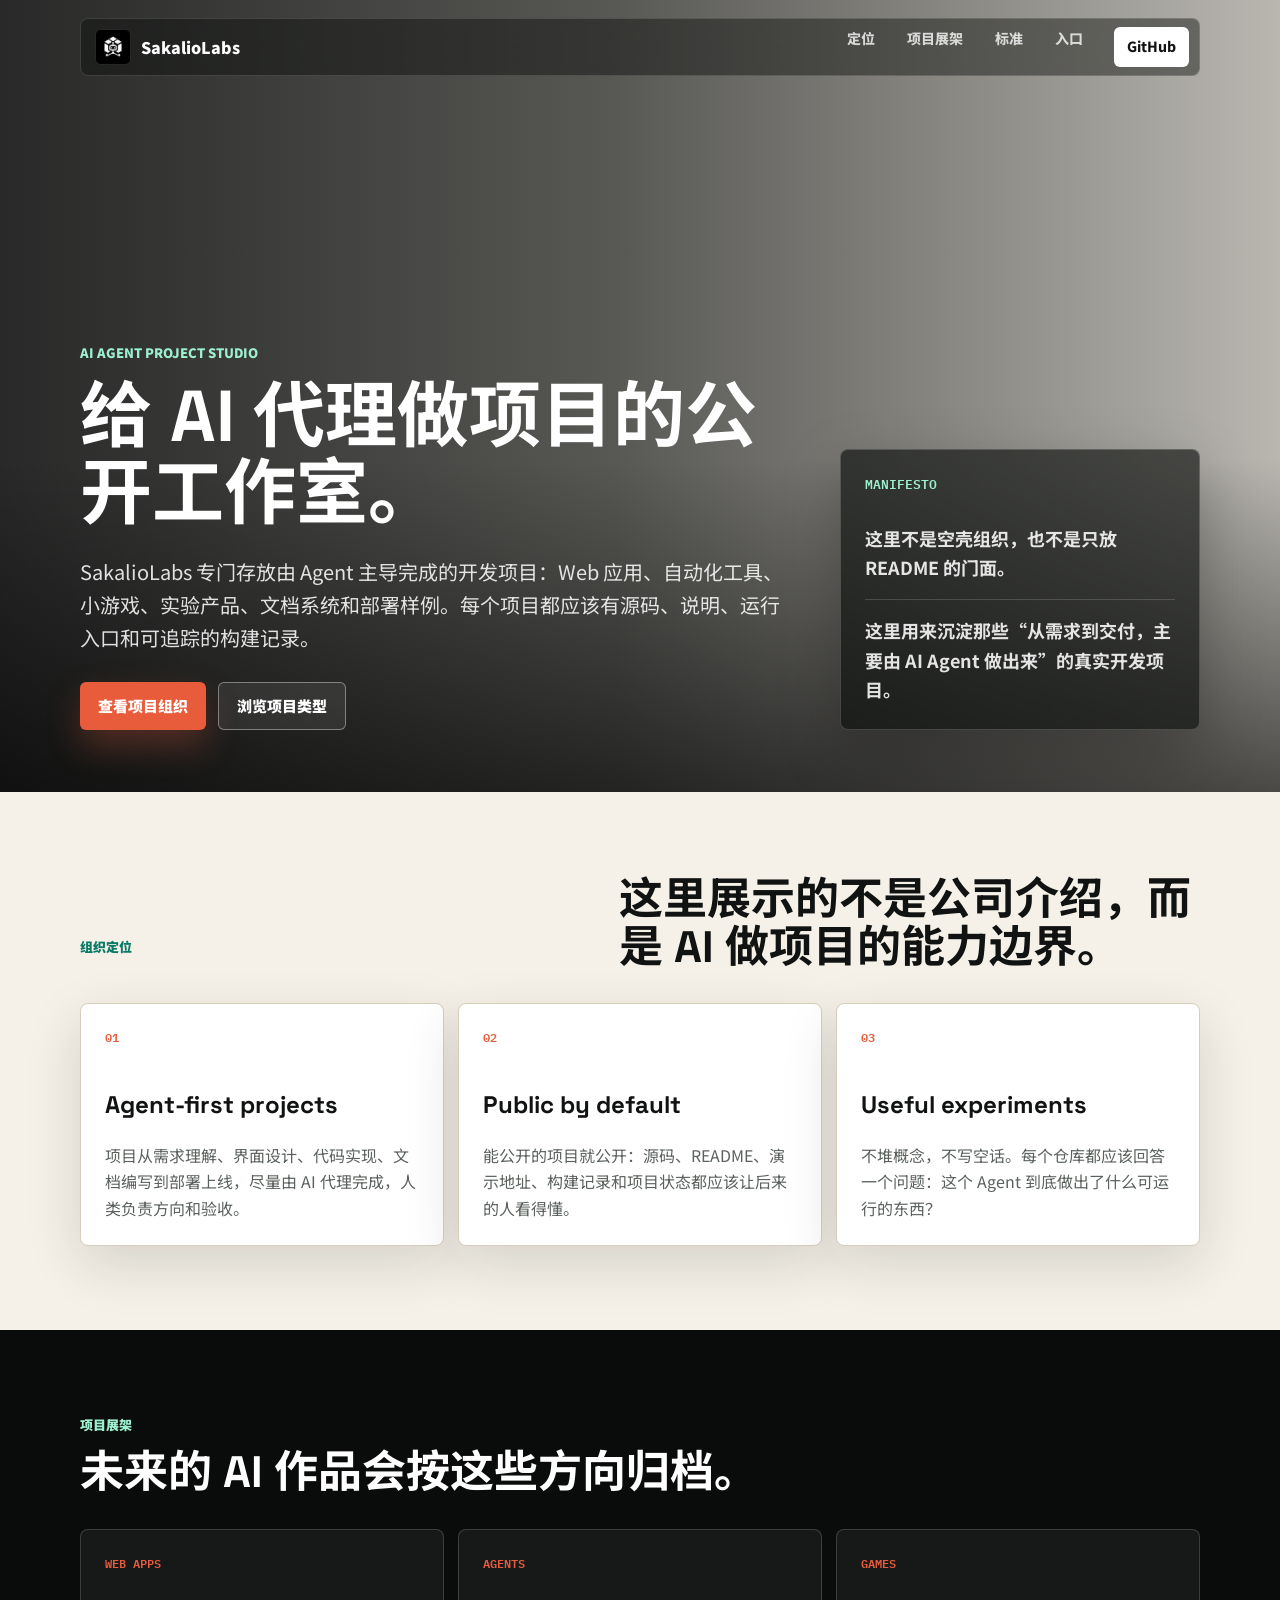
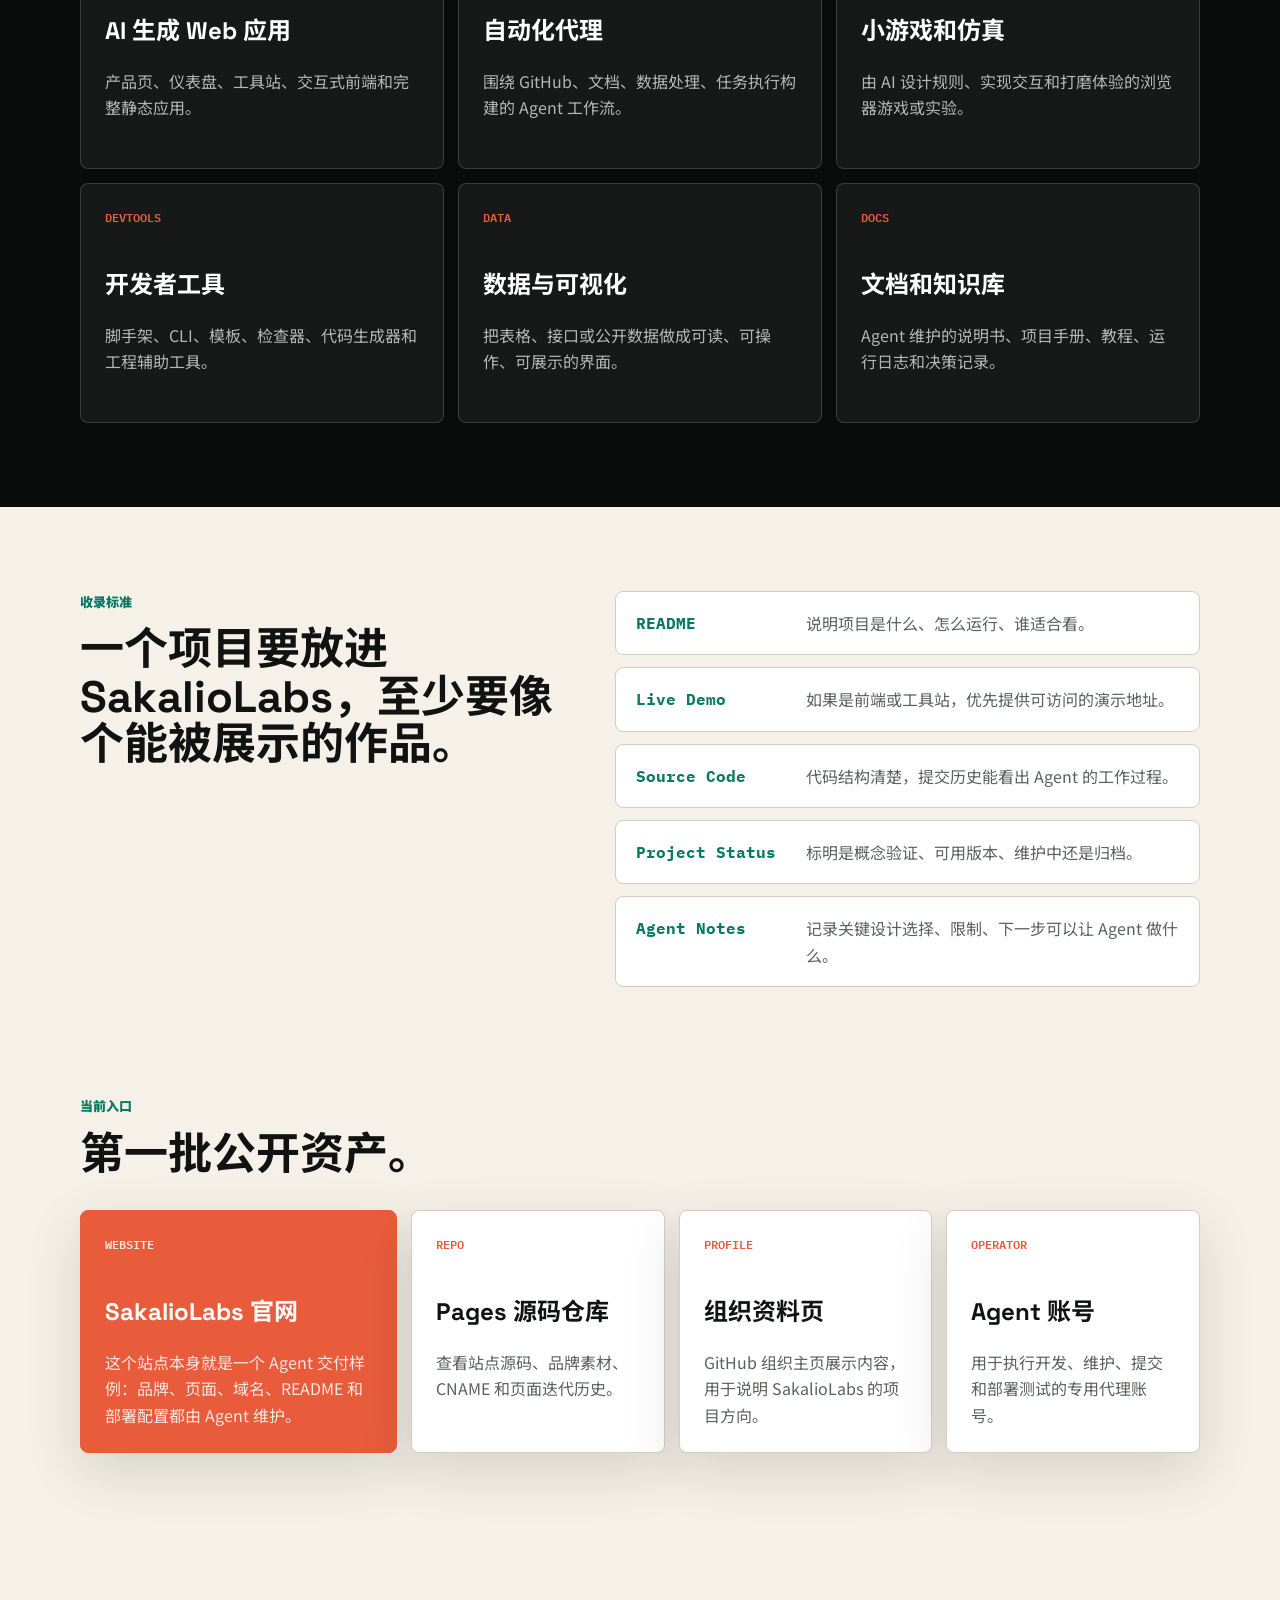
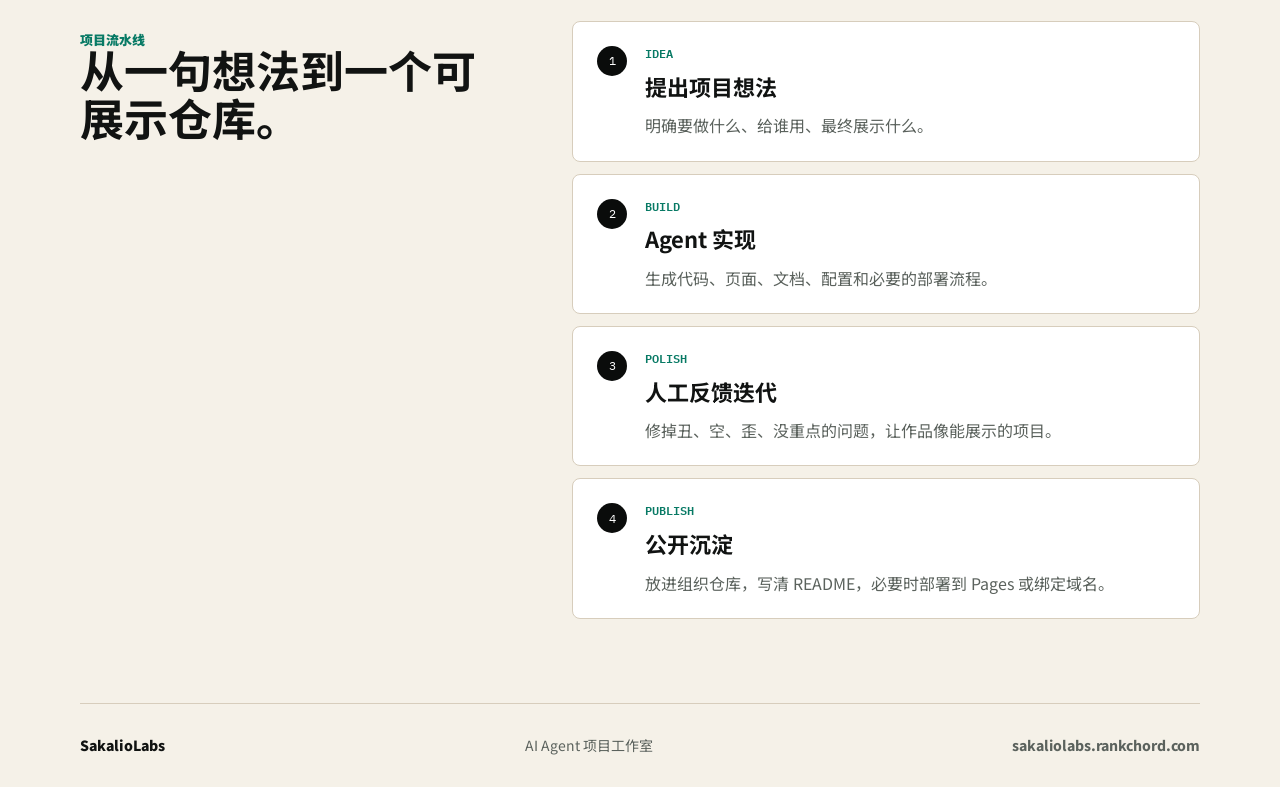
<file: index.html>
<!doctype html>
<html lang="zh-CN">
<head>
  <meta charset="UTF-8" />
  <meta name="viewport" content="width=device-width, initial-scale=1.0" />
  <title>SakalioLabs | AI Agent 项目工作室</title>
  <meta name="description" content="SakalioLabs 是专门承载 AI Agent 开发项目的组织：从想法、代码、文档到部署，项目由 AI 代理完成并公开展示。" />
  <meta property="og:title" content="SakalioLabs | AI Agent 项目工作室" />
  <meta property="og:description" content="一个专门展示由 AI Agent 完整开发项目的 GitHub 组织。" />
  <meta property="og:type" content="website" />
  <meta property="og:url" content="https://sakaliolabs.rankchord.com/" />
  <meta property="og:image" content="https://sakaliolabs.rankchord.com/assets/sakalio-logo.png" />
  <link rel="canonical" href="https://sakaliolabs.rankchord.com/" />
  <link rel="icon" type="image/png" href="/assets/sakalio-logo.png" />
  <link rel="apple-touch-icon" href="/assets/sakalio-logo.png" />
  <link rel="preconnect" href="https://fonts.googleapis.com" />
  <link rel="preconnect" href="https://fonts.gstatic.com" crossorigin />
  <link href="https://fonts.googleapis.com/css2?family=IBM+Plex+Mono:wght@500;600&family=Noto+Sans+SC:wght@400;500;700;800;900&family=Space+Grotesk:wght@600;700&display=swap" rel="stylesheet" />
  <link rel="stylesheet" href="/assets/styles.css" />
</head>
<body>
  <header class="hero" id="top">
    <nav class="site-nav" aria-label="Primary navigation">
      <a class="brand" href="#top" aria-label="SakalioLabs home">
        <span class="brand-mark" aria-hidden="true"><img src="/assets/sakalio-logo.png" alt="" /></span>
        <span>SakalioLabs</span>
      </a>
      <div class="nav-links">
        <a href="#purpose">定位</a>
        <a href="#shelves">项目展架</a>
        <a href="#standard">标准</a>
        <a href="#launch">入口</a>
      </div>
      <a class="nav-action" href="https://github.com/SakalioLabs" target="_blank" rel="noreferrer">GitHub</a>
    </nav>

    <div class="hero-inner">
      <div class="hero-copy-block">
        <p class="kicker">AI Agent Project Studio</p>
        <h1>给 AI 代理做项目的公开工作室。</h1>
        <p class="hero-copy">
          SakalioLabs 专门存放由 Agent 主导完成的开发项目：Web 应用、自动化工具、小游戏、实验产品、文档系统和部署样例。每个项目都应该有源码、说明、运行入口和可追踪的构建记录。
        </p>
        <div class="hero-actions" aria-label="Primary actions">
          <a class="button primary" href="https://github.com/SakalioLabs" target="_blank" rel="noreferrer">查看项目组织</a>
          <a class="button secondary" href="#shelves">浏览项目类型</a>
        </div>
      </div>

      <aside class="manifesto" aria-label="SakalioLabs manifesto">
        <span class="label">Manifesto</span>
        <p>这里不是空壳组织，也不是只放 README 的门面。</p>
        <p>这里用来沉淀那些“从需求到交付，主要由 AI Agent 做出来”的真实开发项目。</p>
      </aside>
    </div>
  </header>

  <main>
    <section class="section purpose" id="purpose">
      <div class="section-heading">
        <p class="kicker dark">组织定位</p>
        <h2>这里展示的不是公司介绍，而是 AI 做项目的能力边界。</h2>
      </div>
      <div class="purpose-grid">
        <article>
          <span>01</span>
          <h3>Agent-first projects</h3>
          <p>项目从需求理解、界面设计、代码实现、文档编写到部署上线，尽量由 AI 代理完成，人类负责方向和验收。</p>
        </article>
        <article>
          <span>02</span>
          <h3>Public by default</h3>
          <p>能公开的项目就公开：源码、README、演示地址、构建记录和项目状态都应该让后来的人看得懂。</p>
        </article>
        <article>
          <span>03</span>
          <h3>Useful experiments</h3>
          <p>不堆概念，不写空话。每个仓库都应该回答一个问题：这个 Agent 到底做出了什么可运行的东西？</p>
        </article>
      </div>
    </section>

    <section class="section shelves" id="shelves">
      <div class="section-heading compact">
        <p class="kicker dark">项目展架</p>
        <h2>未来的 AI 作品会按这些方向归档。</h2>
      </div>
      <div class="shelf-grid">
        <article><span>Web Apps</span><h3>AI 生成 Web 应用</h3><p>产品页、仪表盘、工具站、交互式前端和完整静态应用。</p></article>
        <article><span>Agents</span><h3>自动化代理</h3><p>围绕 GitHub、文档、数据处理、任务执行构建的 Agent 工作流。</p></article>
        <article><span>Games</span><h3>小游戏和仿真</h3><p>由 AI 设计规则、实现交互和打磨体验的浏览器游戏或实验。</p></article>
        <article><span>DevTools</span><h3>开发者工具</h3><p>脚手架、CLI、模板、检查器、代码生成器和工程辅助工具。</p></article>
        <article><span>Data</span><h3>数据与可视化</h3><p>把表格、接口或公开数据做成可读、可操作、可展示的界面。</p></article>
        <article><span>Docs</span><h3>文档和知识库</h3><p>Agent 维护的说明书、项目手册、教程、运行日志和决策记录。</p></article>
      </div>
    </section>

    <section class="section standard" id="standard">
      <div class="section-heading">
        <p class="kicker dark">收录标准</p>
        <h2>一个项目要放进 SakalioLabs，至少要像个能被展示的作品。</h2>
      </div>
      <div class="standard-list">
        <div><strong>README</strong><span>说明项目是什么、怎么运行、谁适合看。</span></div>
        <div><strong>Live Demo</strong><span>如果是前端或工具站，优先提供可访问的演示地址。</span></div>
        <div><strong>Source Code</strong><span>代码结构清楚，提交历史能看出 Agent 的工作过程。</span></div>
        <div><strong>Project Status</strong><span>标明是概念验证、可用版本、维护中还是归档。</span></div>
        <div><strong>Agent Notes</strong><span>记录关键设计选择、限制、下一步可以让 Agent 做什么。</span></div>
      </div>
    </section>

    <section class="section launch" id="launch">
      <div class="section-heading compact">
        <p class="kicker dark">当前入口</p>
        <h2>第一批公开资产。</h2>
      </div>
      <div class="launch-grid">
        <a class="launch-card featured" href="https://sakaliolabs.rankchord.com/" target="_blank" rel="noreferrer">
          <span>Website</span>
          <h3>SakalioLabs 官网</h3>
          <p>这个站点本身就是一个 Agent 交付样例：品牌、页面、域名、README 和部署配置都由 Agent 维护。</p>
        </a>
        <a class="launch-card" href="https://github.com/SakalioLabs/SakalioLabs.github.io" target="_blank" rel="noreferrer">
          <span>Repo</span>
          <h3>Pages 源码仓库</h3>
          <p>查看站点源码、品牌素材、CNAME 和页面迭代历史。</p>
        </a>
        <a class="launch-card" href="https://github.com/SakalioLabs/.github/tree/main/profile" target="_blank" rel="noreferrer">
          <span>Profile</span>
          <h3>组织资料页</h3>
          <p>GitHub 组织主页展示内容，用于说明 SakalioLabs 的项目方向。</p>
        </a>
        <a class="launch-card" href="https://github.com/Sakalio-Ling" target="_blank" rel="noreferrer">
          <span>Operator</span>
          <h3>Agent 账号</h3>
          <p>用于执行开发、维护、提交和部署测试的专用代理账号。</p>
        </a>
      </div>
    </section>

    <section class="section pipeline" id="pipeline">
      <div>
        <p class="kicker dark">项目流水线</p>
        <h2>从一句想法到一个可展示仓库。</h2>
      </div>
      <ol>
        <li><span>Idea</span><strong>提出项目想法</strong><p>明确要做什么、给谁用、最终展示什么。</p></li>
        <li><span>Build</span><strong>Agent 实现</strong><p>生成代码、页面、文档、配置和必要的部署流程。</p></li>
        <li><span>Polish</span><strong>人工反馈迭代</strong><p>修掉丑、空、歪、没重点的问题，让作品像能展示的项目。</p></li>
        <li><span>Publish</span><strong>公开沉淀</strong><p>放进组织仓库，写清 README，必要时部署到 Pages 或绑定域名。</p></li>
      </ol>
    </section>
  </main>

  <footer class="footer">
    <span>SakalioLabs</span>
    <span>AI Agent 项目工作室</span>
    <a href="https://sakaliolabs.rankchord.com/">sakaliolabs.rankchord.com</a>
  </footer>

  <script src="/assets/app.js"></script>
</body>
</html>
</file>
<file: assets/styles.css>
:root {
  --ink: #111312;
  --paper: #f5f1e8;
  --paper-2: #ebe3d4;
  --white: #ffffff;
  --muted: #5b625d;
  --line: #d7cdbc;
  --green: #087a65;
  --mint: #9df0cf;
  --red: #e85c3c;
  --amber: #d99b22;
  --black: #0a0c0b;
  --shadow: 0 18px 55px rgba(20, 21, 19, 0.14);
}
* { box-sizing: border-box; }
html { scroll-behavior: smooth; }
body {
  margin: 0;
  min-width: 320px;
  overflow-x: hidden;
  color: var(--ink);
  background: var(--paper);
  font-family: "Noto Sans SC", "Manrope", sans-serif;
  line-height: 1.65;
}
a { color: inherit; }
body.nav-scrolled .site-nav { background: rgba(12, 14, 13, .92); box-shadow: 0 18px 45px rgba(0,0,0,.2); }
.hero {
  min-height: 88svh;
  position: relative;
  display: grid;
  align-items: end;
  overflow: hidden;
  isolation: isolate;
  color: #fff;
  background-image: linear-gradient(90deg, rgba(6,8,8,.86), rgba(6,8,8,.66) 48%, rgba(6,8,8,.25)), url("https://images.unsplash.com/photo-1518770660439-4636190af475?auto=format&fit=crop&w=2400&q=86");
  background-position: center;
  background-size: cover;
}
.hero::after { content: ""; position: absolute; inset: auto 0 0; height: 42%; background: linear-gradient(180deg, transparent, rgba(0,0,0,.6)); z-index: -1; }
.site-nav {
  position: fixed;
  z-index: 20;
  top: 18px;
  left: 50%;
  transform: translateX(-50%);
  width: min(1120px, calc(100% - 32px));
  min-height: 58px;
  display: flex;
  align-items: center;
  gap: 18px;
  padding: 8px 10px 8px 14px;
  border: 1px solid rgba(255,255,255,.14);
  border-radius: 8px;
  background: rgba(12,14,13,.44);
  backdrop-filter: blur(18px);
}
.brand, .nav-links, .nav-action, .button { display: inline-flex; align-items: center; }
.brand { gap: 10px; text-decoration: none; font-weight: 900; }
.brand-mark { width: 36px; height: 36px; display: inline-grid; place-items: center; overflow: hidden; border-radius: 6px; background: #030303; border: 1px solid rgba(255,255,255,.14); }
.brand-mark img { width: 100%; height: 100%; object-fit: cover; display: block; }
.nav-links { gap: 6px; margin-left: auto; }
.nav-links a, .nav-action { min-height: 40px; padding: 0 13px; border-radius: 6px; text-decoration: none; font-size: 14px; font-weight: 800; white-space: nowrap; }
.nav-links a { color: rgba(255,255,255,.78); }
.nav-links a:hover { color: #fff; background: rgba(255,255,255,.1); }
.nav-action { justify-content: center; background: #fff; color: var(--ink); }
.hero-inner {
  width: min(1120px, calc(100% - 32px));
  margin: 0 auto;
  padding: 138px 0 62px;
  display: grid;
  grid-template-columns: minmax(0, 1fr) 360px;
  gap: 56px;
  align-items: end;
}
.kicker { margin: 0 0 14px; color: var(--mint); font-size: 13px; font-weight: 900; text-transform: uppercase; letter-spacing: 0; }
.kicker.dark { color: var(--green); }
h1, h2, h3, p { margin-top: 0; }
h1, h2, h3 { font-family: "Space Grotesk", "Noto Sans SC", sans-serif; line-height: 1.08; letter-spacing: 0; }
h1 { max-width: 880px; margin-bottom: 22px; font-size: 72px; font-weight: 700; }
h2 { font-size: 44px; }
h3 { font-size: 24px; }
.hero-copy { max-width: 780px; margin-bottom: 28px; color: rgba(255,255,255,.86); font-size: 20px; }
.hero-actions { display: flex; flex-wrap: wrap; gap: 12px; }
.button { min-height: 48px; justify-content: center; max-width: 100%; padding: 0 18px; border-radius: 6px; text-decoration: none; font-size: 15px; font-weight: 900; white-space: nowrap; }
.button.primary { background: var(--red); color: #fff; box-shadow: 0 16px 34px rgba(232,92,60,.28); }
.button.secondary { border: 1px solid rgba(255,255,255,.38); color: #fff; background: rgba(255,255,255,.08); }
.manifesto { padding: 24px; border: 1px solid rgba(255,255,255,.18); border-radius: 8px; background: rgba(8,10,9,.62); backdrop-filter: blur(16px); box-shadow: 0 22px 60px rgba(0,0,0,.26); }
.manifesto .label { display: block; margin-bottom: 28px; color: var(--mint); font-family: "IBM Plex Mono", monospace; font-size: 13px; font-weight: 600; text-transform: uppercase; }
.manifesto p { margin: 0; color: rgba(255,255,255,.88); font-size: 18px; font-weight: 700; }
.manifesto p + p { margin-top: 16px; padding-top: 16px; border-top: 1px solid rgba(255,255,255,.16); }
.section { width: min(1120px, calc(100% - 32px)); margin: 0 auto; padding: 84px 0; }
.section-heading { display: grid; grid-template-columns: .9fr 1.1fr; gap: 64px; align-items: end; margin-bottom: 32px; }
.section-heading.compact { display: block; max-width: 760px; }
.section-heading h2 { margin-bottom: 0; }
.purpose-grid, .shelf-grid, .launch-grid { display: grid; gap: 14px; }
.purpose-grid { grid-template-columns: repeat(3, minmax(0, 1fr)); }
.shelf-grid { grid-template-columns: repeat(3, minmax(0, 1fr)); }
.launch-grid { grid-template-columns: 1.25fr repeat(3, minmax(0, 1fr)); }
.purpose-grid article, .shelf-grid article, .launch-card { min-height: 240px; padding: 24px; border: 1px solid var(--line); border-radius: 8px; background: var(--white); box-shadow: var(--shadow); text-decoration: none; }
.purpose-grid span, .shelf-grid span, .launch-card span { display: block; margin-bottom: 44px; color: var(--red); font-family: "IBM Plex Mono", monospace; font-size: 12px; font-weight: 600; text-transform: uppercase; }
.purpose-grid p, .shelf-grid p, .launch-card p { margin: 0; color: var(--muted); }
.shelves { width: 100%; max-width: none; padding: 84px max(16px, calc((100% - 1120px) / 2)); background: var(--black); color: #fff; }
.shelves .kicker { color: var(--mint); }
.shelves .shelf-grid article { background: rgba(255,255,255,.055); border-color: rgba(255,255,255,.16); box-shadow: none; }
.shelves .shelf-grid p { color: rgba(255,255,255,.68); }
.standard { display: grid; grid-template-columns: .9fr 1.1fr; gap: 56px; align-items: start; }
.standard .section-heading { display: block; margin-bottom: 0; }
.standard-list { display: grid; gap: 12px; }
.standard-list div { display: grid; grid-template-columns: 150px 1fr; gap: 20px; padding: 18px 20px; border: 1px solid var(--line); border-radius: 8px; background: #fff; }
.standard-list strong { font-family: "IBM Plex Mono", monospace; color: var(--green); }
.standard-list span { color: var(--muted); }
.launch { padding-top: 24px; }
.launch-card.featured { background: var(--red); color: #fff; border-color: var(--red); }
.launch-card.featured span, .launch-card.featured p { color: rgba(255,255,255,.84); }
.pipeline { display: grid; grid-template-columns: .82fr 1.18fr; gap: 56px; align-items: start; }
.pipeline ol { display: grid; gap: 12px; margin: 0; padding: 0; list-style: none; counter-reset: step; }
.pipeline li { position: relative; min-height: 128px; padding: 22px 24px 22px 72px; border: 1px solid var(--line); border-radius: 8px; background: #fff; }
.pipeline li::before { counter-increment: step; content: counter(step); position: absolute; left: 24px; top: 24px; width: 30px; height: 30px; display: grid; place-items: center; border-radius: 50%; background: var(--black); color: #fff; font-family: "IBM Plex Mono", monospace; font-size: 12px; }
.pipeline span { display: block; color: var(--green); font-family: "IBM Plex Mono", monospace; font-size: 12px; font-weight: 600; text-transform: uppercase; }
.pipeline strong { display: block; margin-top: 4px; font-size: 22px; }
.pipeline p { margin: 8px 0 0; color: var(--muted); }
.footer { width: min(1120px, calc(100% - 32px)); min-height: 84px; margin: 0 auto; display: flex; align-items: center; justify-content: space-between; gap: 18px; border-top: 1px solid var(--line); color: var(--muted); font-size: 14px; }
.footer span:first-child { color: var(--ink); font-weight: 900; }
.footer a { text-decoration: none; font-weight: 800; }
@media (max-width: 980px) {
  .nav-links { display: none; }
  .hero-inner, .section-heading, .standard, .pipeline { grid-template-columns: 1fr; gap: 30px; }
  .manifesto { max-width: 560px; }
  .purpose-grid, .shelf-grid, .launch-grid { grid-template-columns: repeat(2, minmax(0, 1fr)); }
  .launch-card.featured { grid-column: 1 / -1; }
}
@media (max-width: 620px) {
  .site-nav { top: 10px; left: 10px; width: min(370px, calc(100% - 20px)); min-height: 52px; transform: none; justify-content: center; padding: 8px 12px; }
  .nav-action { display: none; }
  .brand-mark { width: 34px; height: 34px; }
  .hero { min-height: 94svh; background-position: center top; }
  .hero-inner { width: min(358px, calc(100% - 32px)); margin-left: 16px; margin-right: auto; padding: 108px 0 34px; display: block; }
  h1 { font-size: 40px; }
  h2 { font-size: 32px; overflow-wrap: anywhere; }
  .hero-copy { font-size: 16px; }
  .hero-actions { display: grid; grid-template-columns: 1fr; margin-bottom: 22px; }
  .button { width: 100%; min-width: 0; }
  .manifesto { margin-top: 24px; padding: 18px; }
  .section, .shelves { padding-top: 58px; padding-bottom: 58px; }
  .purpose-grid, .shelf-grid, .launch-grid { grid-template-columns: 1fr; }
  .purpose-grid article, .shelf-grid article, .launch-card { min-height: 0; }
  .purpose-grid span, .shelf-grid span, .launch-card span { margin-bottom: 24px; }
  .standard-list div { grid-template-columns: 1fr; gap: 6px; }
  .pipeline li { padding-left: 62px; }
  .footer { flex-direction: column; align-items: flex-start; padding: 24px 0; }
}
</file>
